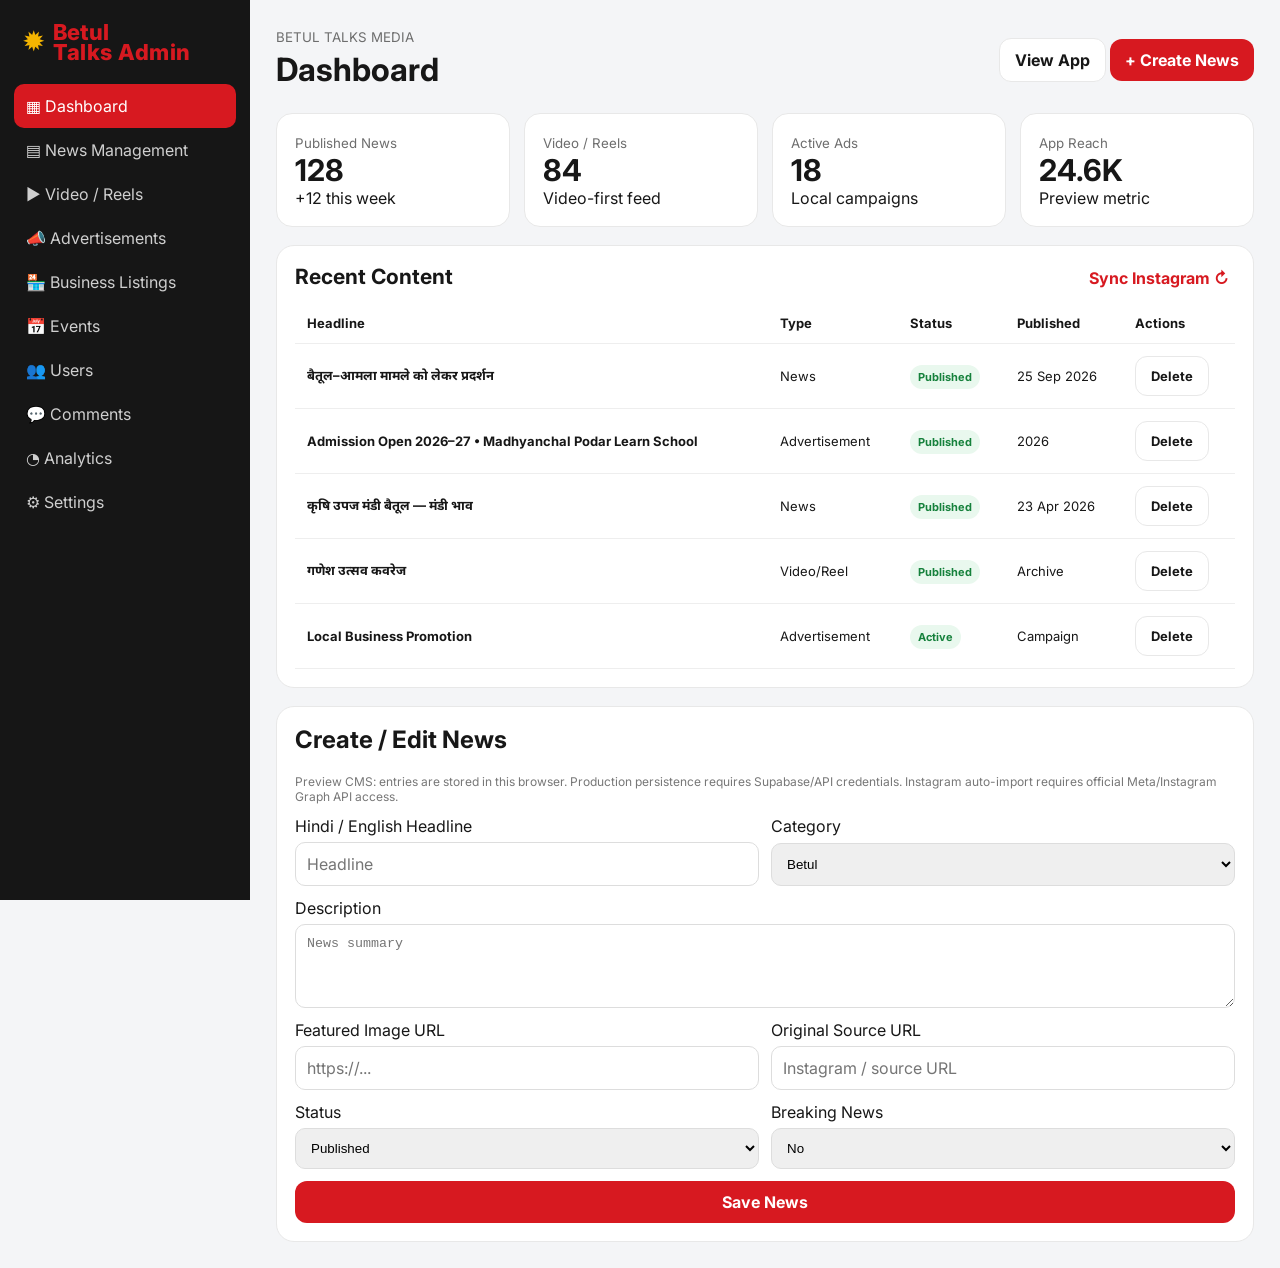
<file: admin.html>
<!doctype html><html lang="hi"><head><meta charset="utf-8"><meta name="viewport" content="width=device-width,initial-scale=1"><title>Betul Talks Admin</title><link rel="preconnect" href="https://fonts.googleapis.com"><link rel="preconnect" href="https://fonts.gstatic.com" crossorigin><link href="https://fonts.googleapis.com/css2?family=Inter:wght@400;500;600;700;800&family=Noto+Sans+Devanagari:wght@400;500;600;700&display=swap" rel="stylesheet"><link rel="stylesheet" href="./styles.css"><style>
body{background:#f4f5f7}.admin{display:grid;grid-template-columns:250px 1fr;min-height:100vh}.sidebar{background:#161616;color:white;padding:22px 14px;position:sticky;top:0;height:100vh}.sidebar .brand{padding:0 8px 22px}.side-link{width:100%;display:flex;gap:10px;align-items:center;border:0;background:transparent;color:#cfcfcf;padding:12px;border-radius:10px;text-align:left;cursor:pointer}.side-link.active,.side-link:hover{background:#d71920;color:white}.admin-main{padding:26px}.admin-top{display:flex;justify-content:space-between;align-items:center;margin-bottom:20px}.stat-grid{display:grid;grid-template-columns:repeat(4,1fr);gap:14px}.stat{background:white;border:1px solid #e8e8e8;border-radius:16px;padding:18px}.stat b{font-size:30px;display:block}.panel{background:white;border:1px solid #e8e8e8;border-radius:18px;padding:18px;margin-top:18px;overflow:auto}.panel h2{margin-top:0}.admin-table{width:100%;border-collapse:collapse;min-width:760px}.admin-table th,.admin-table td{padding:12px;border-bottom:1px solid #eee;text-align:left;font-size:13px}.status{padding:5px 8px;border-radius:999px;background:#e9f8ee;color:#16813c;font-size:11px;font-weight:700}.form-grid{display:grid;grid-template-columns:1fr 1fr;gap:12px}.field{display:grid;gap:6px}.field input,.field textarea,.field select{padding:11px;border:1px solid #ddd;border-radius:10px}.field.full{grid-column:1/-1}.muted-note{font-size:12px;color:#777}.admin-mobile{display:none}@media(max-width:850px){.admin{grid-template-columns:1fr}.sidebar{display:none}.admin-main{padding:14px}.stat-grid{grid-template-columns:1fr 1fr}.admin-mobile{display:block}.form-grid{grid-template-columns:1fr}.field.full{grid-column:auto}} </style></head><body><div class="admin"><aside class="sidebar"><a class="brand" href="./index.html"><span class="brand-sun">✹</span><span><b>Betul</b><strong>Talks Admin</strong></span></a><button class="side-link active">▦ Dashboard</button><button class="side-link">▤ News Management</button><button class="side-link">▶ Video / Reels</button><button class="side-link">📣 Advertisements</button><button class="side-link">🏪 Business Listings</button><button class="side-link">📅 Events</button><button class="side-link">👥 Users</button><button class="side-link">💬 Comments</button><button class="side-link">◔ Analytics</button><button class="side-link">⚙ Settings</button></aside><main class="admin-main"><div class="admin-top"><div><small class="muted">BETUL TALKS MEDIA</small><h1 style="margin:4px 0">Dashboard</h1></div><div><a class="btn secondary" href="./index.html">View App</a> <button class="btn" id="newPost">+ Create News</button></div></div><div class="stat-grid"><div class="stat"><small class="muted">Published News</small><b>128</b><span>+12 this week</span></div><div class="stat"><small class="muted">Video / Reels</small><b>84</b><span>Video-first feed</span></div><div class="stat"><small class="muted">Active Ads</small><b>18</b><span>Local campaigns</span></div><div class="stat"><small class="muted">App Reach</small><b>24.6K</b><span>Preview metric</span></div></div><section class="panel"><div class="section-head"><h2>Recent Content</h2><button id="syncBtn">Sync Instagram ↻</button></div><table class="admin-table"><thead><tr><th>Headline</th><th>Type</th><th>Status</th><th>Published</th><th>Actions</th></tr></thead><tbody id="adminRows"></tbody></table></section><section class="panel"><h2>Create / Edit News</h2><p class="muted-note">Preview CMS: entries are stored in this browser. Production persistence requires Supabase/API credentials. Instagram auto-import requires official Meta/Instagram Graph API access.</p><form id="newsForm" class="form-grid"><label class="field"><span>Hindi / English Headline</span><input id="headline" required placeholder="Headline"></label><label class="field"><span>Category</span><select id="cat"><option>Betul</option><option>MP</option><option>Politics</option><option>Crime</option><option>Education</option><option>Business</option><option>Agriculture</option><option>Sports</option><option>Events</option></select></label><label class="field full"><span>Description</span><textarea id="desc" rows="4" placeholder="News summary"></textarea></label><label class="field"><span>Featured Image URL</span><input id="imageUrl" placeholder="https://..."></label><label class="field"><span>Original Source URL</span><input id="sourceUrl" placeholder="Instagram / source URL"></label><label class="field"><span>Status</span><select id="status"><option>Published</option><option>Draft</option><option>Scheduled</option></select></label><label class="field"><span>Breaking News</span><select id="breaking"><option>No</option><option>Yes</option></select></label><div class="field full"><button class="btn" type="submit">Save News</button></div></form></section></main></div><script src="./admin.js"></script></body></html>
</file>
<file: styles.css>
:root{--red:#d71920;--red2:#b81016;--yellow:#f4b400;--ink:#171717;--muted:#6d6d6d;--line:#e8e8e8;--bg:#f7f7f7;--white:#fff;--shadow:0 10px 30px rgba(20,20,20,.08);--radius:18px}
*{box-sizing:border-box}html{scroll-behavior:smooth}body{margin:0;background:var(--bg);font-family:Inter,"Noto Sans Devanagari",system-ui,sans-serif;color:var(--ink)}button,input{font:inherit}.app-shell{max-width:1240px;margin:auto;min-height:100vh;background:#fff}.topbar{height:72px;display:flex;align-items:center;justify-content:space-between;padding:0 22px;border-bottom:1px solid var(--line);position:sticky;top:0;background:rgba(255,255,255,.96);backdrop-filter:blur(12px);z-index:20}.brand{display:flex;align-items:center;gap:8px;text-decoration:none;color:var(--red);font-size:22px;line-height:.92}.brand span:last-child{display:flex;flex-direction:column}.brand b,.brand strong{font-weight:800}.brand strong{letter-spacing:.5px}.brand-sun{color:var(--yellow);font-size:28px}.top-actions{display:flex;align-items:center;gap:8px}.icon-btn,.location-pill{border:0;background:#f4f4f4;border-radius:14px;height:42px;padding:0 13px;cursor:pointer}.icon-btn{width:42px;padding:0;font-size:18px}.has-dot{position:relative}.has-dot:after{content:"";width:8px;height:8px;background:var(--red);border:2px solid #fff;border-radius:50%;position:absolute;right:8px;top:7px}.breaking{height:38px;display:flex;background:#191919;color:#fff;overflow:hidden}.breaking-label{background:var(--red);font-weight:800;font-size:12px;display:flex;align-items:center;padding:0 16px;letter-spacing:.8px}.ticker{overflow:hidden;flex:1;display:flex;align-items:center;white-space:nowrap}.ticker>div{display:inline-block;padding-left:100%;animation:ticker 32s linear infinite;font-size:13px}@keyframes ticker{to{transform:translateX(-100%)}}.category-bar{display:flex;gap:9px;padding:14px 20px;overflow:auto;border-bottom:1px solid var(--line);scrollbar-width:none;position:sticky;top:72px;background:#fff;z-index:19}.category-bar::-webkit-scrollbar{display:none}.cat-btn{white-space:nowrap;border:1px solid var(--line);background:#fff;padding:9px 14px;border-radius:999px;font-weight:600;font-size:13px;cursor:pointer}.cat-btn.active{background:var(--red);color:#fff;border-color:var(--red)}main{padding:20px 20px 96px}.hero{display:grid;grid-template-columns:1.45fr .75fr;gap:18px}.hero-card{min-height:410px;border-radius:24px;overflow:hidden;position:relative;background:#222;box-shadow:var(--shadow);cursor:pointer}.hero-card img{width:100%;height:100%;object-fit:cover;position:absolute;inset:0}.hero-card:after{content:"";position:absolute;inset:0;background:linear-gradient(180deg,transparent 26%,rgba(0,0,0,.8) 100%)}.hero-copy{position:absolute;z-index:2;color:#fff;bottom:0;padding:26px}.eyebrow,.badge{display:inline-flex;align-items:center;gap:6px;background:var(--red);color:white;border-radius:999px;padding:6px 9px;font-size:11px;font-weight:700}.hero-copy h1{font-size:clamp(24px,3vw,42px);line-height:1.12;margin:10px 0}.meta{display:flex;gap:10px;color:#dcdcdc;font-size:12px}.hero-side{display:grid;gap:14px}.mini-story{background:#fff;border:1px solid var(--line);border-radius:18px;padding:12px;display:grid;grid-template-columns:122px 1fr;gap:12px;cursor:pointer}.mini-story img{width:122px;height:92px;object-fit:cover;border-radius:13px}.mini-story h3{font-size:15px;line-height:1.35;margin:5px 0}.section{margin-top:30px}.section-head{display:flex;align-items:end;justify-content:space-between;margin-bottom:14px}.section-head h2{margin:0;font-size:21px}.section-head button{border:0;background:none;color:var(--red);font-weight:700;cursor:pointer}.quick-grid{display:grid;grid-template-columns:repeat(4,1fr);gap:12px}.quick-card{border:1px solid var(--line);background:#fff;border-radius:18px;padding:18px;text-align:left;cursor:pointer}.quick-icon{width:42px;height:42px;border-radius:13px;background:#fff0f0;color:var(--red);display:grid;place-items:center;font-size:21px;margin-bottom:12px}.quick-card b{display:block}.quick-card small{color:var(--muted)}.story-grid{display:grid;grid-template-columns:repeat(3,1fr);gap:16px}.story-card{border:1px solid var(--line);border-radius:18px;overflow:hidden;background:#fff;cursor:pointer;transition:.2s}.story-card:hover{transform:translateY(-3px);box-shadow:var(--shadow)}.story-card img{width:100%;height:190px;object-fit:cover}.story-card .content{padding:14px}.story-card h3{font-size:17px;line-height:1.4;margin:7px 0}.story-card .small-meta{font-size:12px;color:var(--muted)}.reel-row{display:grid;grid-auto-flow:column;grid-auto-columns:minmax(220px,260px);gap:14px;overflow:auto;scroll-snap-type:x mandatory;padding-bottom:8px}.reel-card{height:390px;border-radius:20px;overflow:hidden;position:relative;background:#111;color:#fff;scroll-snap-align:start;cursor:pointer}.reel-card img{width:100%;height:100%;object-fit:cover}.reel-card:after{content:"";position:absolute;inset:0;background:linear-gradient(180deg,transparent 40%,rgba(0,0,0,.82))}.reel-copy{position:absolute;z-index:2;bottom:0;padding:16px}.reel-copy h3{font-size:15px;line-height:1.4;margin:7px 0}.play{width:54px;height:54px;border-radius:50%;background:rgba(255,255,255,.92);color:var(--red);display:grid;place-items:center;position:absolute;z-index:3;left:50%;top:43%;transform:translate(-50%,-50%);font-size:20px}.sponsored{background:linear-gradient(120deg,#fff8dc,#fff);border:1px solid #f4d36f;border-radius:22px;padding:20px;display:grid;grid-template-columns:1fr auto;gap:16px;align-items:center}.sponsored h3{margin:6px 0}.sponsored .ad-tag{font-size:11px;font-weight:700;color:#8a6b00}.btn{border:0;background:var(--red);color:#fff;border-radius:12px;padding:11px 15px;font-weight:700;cursor:pointer;text-decoration:none;display:inline-flex;align-items:center;justify-content:center}.btn.secondary{background:#fff;color:var(--ink);border:1px solid var(--line)}.feed{display:grid;gap:12px}.feed-item{border:1px solid var(--line);border-radius:16px;padding:12px;display:grid;grid-template-columns:160px 1fr;gap:14px;cursor:pointer}.feed-item img{width:160px;height:110px;object-fit:cover;border-radius:12px}.feed-item h3{margin:6px 0;font-size:17px}.muted{color:var(--muted)}.video-page{background:#101010;margin:-20px -20px -96px;min-height:calc(100vh - 110px);padding:18px 20px 110px;color:#fff}.video-tabs{display:flex;gap:8px;margin-bottom:16px}.video-tabs button{border:1px solid #3b3b3b;background:#1e1e1e;color:#fff;border-radius:999px;padding:8px 14px}.video-tabs .active{background:var(--red);border-color:var(--red)}.reels-wall{display:grid;grid-template-columns:repeat(3,1fr);gap:14px}.reel-large{min-height:540px}.ads-hero{border-radius:24px;padding:32px;background:linear-gradient(125deg,var(--yellow),#ffd84d);display:grid;grid-template-columns:1fr auto;align-items:center;gap:20px}.ads-hero h1{font-size:clamp(26px,4vw,46px);margin:0 0 8px}.business-grid{display:grid;grid-template-columns:repeat(3,1fr);gap:14px}.business-card{border:1px solid var(--line);border-radius:18px;overflow:hidden}.business-card img{width:100%;height:170px;object-fit:cover}.business-card .content{padding:14px}.offer{display:inline-flex;background:#fff0f0;color:var(--red);border-radius:999px;padding:5px 8px;font-weight:700;font-size:11px}.explore-search{width:100%;padding:15px 18px;border:1px solid var(--line);border-radius:16px;background:#fafafa}.explore-grid{display:grid;grid-template-columns:repeat(5,1fr);gap:12px;margin-top:18px}.explore-card{border:1px solid var(--line);border-radius:16px;padding:18px;text-align:center;background:#fff;cursor:pointer}.explore-card .emoji{font-size:26px}.profile-card{display:grid;place-items:center;text-align:center;padding:34px;border-radius:24px;background:linear-gradient(180deg,#fff5f5,#fff);border:1px solid #f6dddd}.avatar{width:88px;height:88px;border-radius:50%;background:#ececec;display:grid;place-items:center;font-size:36px}.profile-actions{max-width:680px;margin:20px auto;display:grid;gap:10px}.profile-row{display:flex;justify-content:space-between;align-items:center;padding:15px;border:1px solid var(--line);border-radius:14px;background:#fff}.bottom-nav{position:fixed;bottom:0;left:50%;transform:translateX(-50%);width:min(100%,1240px);height:72px;background:rgba(255,255,255,.96);backdrop-filter:blur(12px);border-top:1px solid var(--line);display:grid;grid-template-columns:repeat(5,1fr);z-index:30;padding-bottom:env(safe-area-inset-bottom)}.nav-item{border:0;background:none;display:flex;flex-direction:column;align-items:center;justify-content:center;gap:3px;color:#6d6d6d;cursor:pointer}.nav-item span{font-size:21px}.nav-item small{font-size:11px}.nav-item.active{color:var(--red);font-weight:700}.sheet-dialog,.story-dialog{border:0;border-radius:24px;box-shadow:0 30px 80px rgba(0,0,0,.25)}.sheet-dialog{width:min(640px,92vw);padding:18px}.story-dialog{width:min(820px,96vw);max-height:92vh;padding:0;overflow:auto}.dialog-head{display:flex;justify-content:space-between;align-items:center;padding:12px}.dialog-head.sticky{position:sticky;top:0;background:#fff;z-index:3;border-bottom:1px solid var(--line)}.search-input{width:100%;padding:14px;border:1px solid var(--line);border-radius:14px}.search-results{display:grid;gap:8px;margin-top:12px}.search-hit{padding:12px;border:1px solid var(--line);border-radius:12px;cursor:pointer}.article-cover{width:100%;max-height:440px;object-fit:cover}.article-content{padding:24px}.article-content h1{font-size:clamp(26px,4vw,42px);line-height:1.2}.article-content p{font-family:"Noto Sans Devanagari",Inter,sans-serif;font-size:17px;line-height:1.8}.share-row{display:flex;gap:8px;flex-wrap:wrap;margin:16px 0}.source-box{border-left:4px solid var(--yellow);background:#fff9e7;padding:14px;border-radius:0 12px 12px 0}.admin-link{position:fixed;right:16px;bottom:88px;background:#171717;color:white;text-decoration:none;padding:10px 13px;border-radius:999px;font-size:12px;z-index:15}.empty{padding:30px;text-align:center;color:var(--muted)}.mobile-only{display:none}
@media(max-width:900px){.hero{grid-template-columns:1fr}.hero-side{grid-template-columns:1fr 1fr}.story-grid,.business-grid{grid-template-columns:1fr 1fr}.reels-wall{grid-template-columns:1fr 1fr}.quick-grid{grid-template-columns:1fr 1fr}.explore-grid{grid-template-columns:repeat(3,1fr)}}@media(max-width:640px){.topbar{height:62px;padding:0 13px}.category-bar{top:62px;padding:10px 12px}main{padding:14px 12px 90px}.location-pill{display:none}.mobile-only{display:block}.brand{font-size:19px}.brand-sun{font-size:22px}.hero-card{min-height:390px;border-radius:20px}.hero-side{display:none}.hero-copy{padding:18px}.hero-copy h1{font-size:26px}.quick-card{padding:14px}.story-grid,.business-grid{grid-template-columns:1fr}.story-card{display:grid;grid-template-columns:130px 1fr}.story-card img{height:100%;min-height:140px}.reel-row{grid-auto-columns:72vw}.feed-item{grid-template-columns:112px 1fr}.feed-item img{width:112px;height:90px}.feed-item h3{font-size:15px}.sponsored,.ads-hero{grid-template-columns:1fr}.reels-wall{grid-template-columns:1fr}.reel-large{min-height:68vh}.explore-grid{grid-template-columns:repeat(3,1fr)}.explore-card{padding:14px 8px}.video-page{margin:-14px -12px -90px;padding:14px 12px 96px}.bottom-nav{height:66px}.admin-link{bottom:76px}}
</file>
